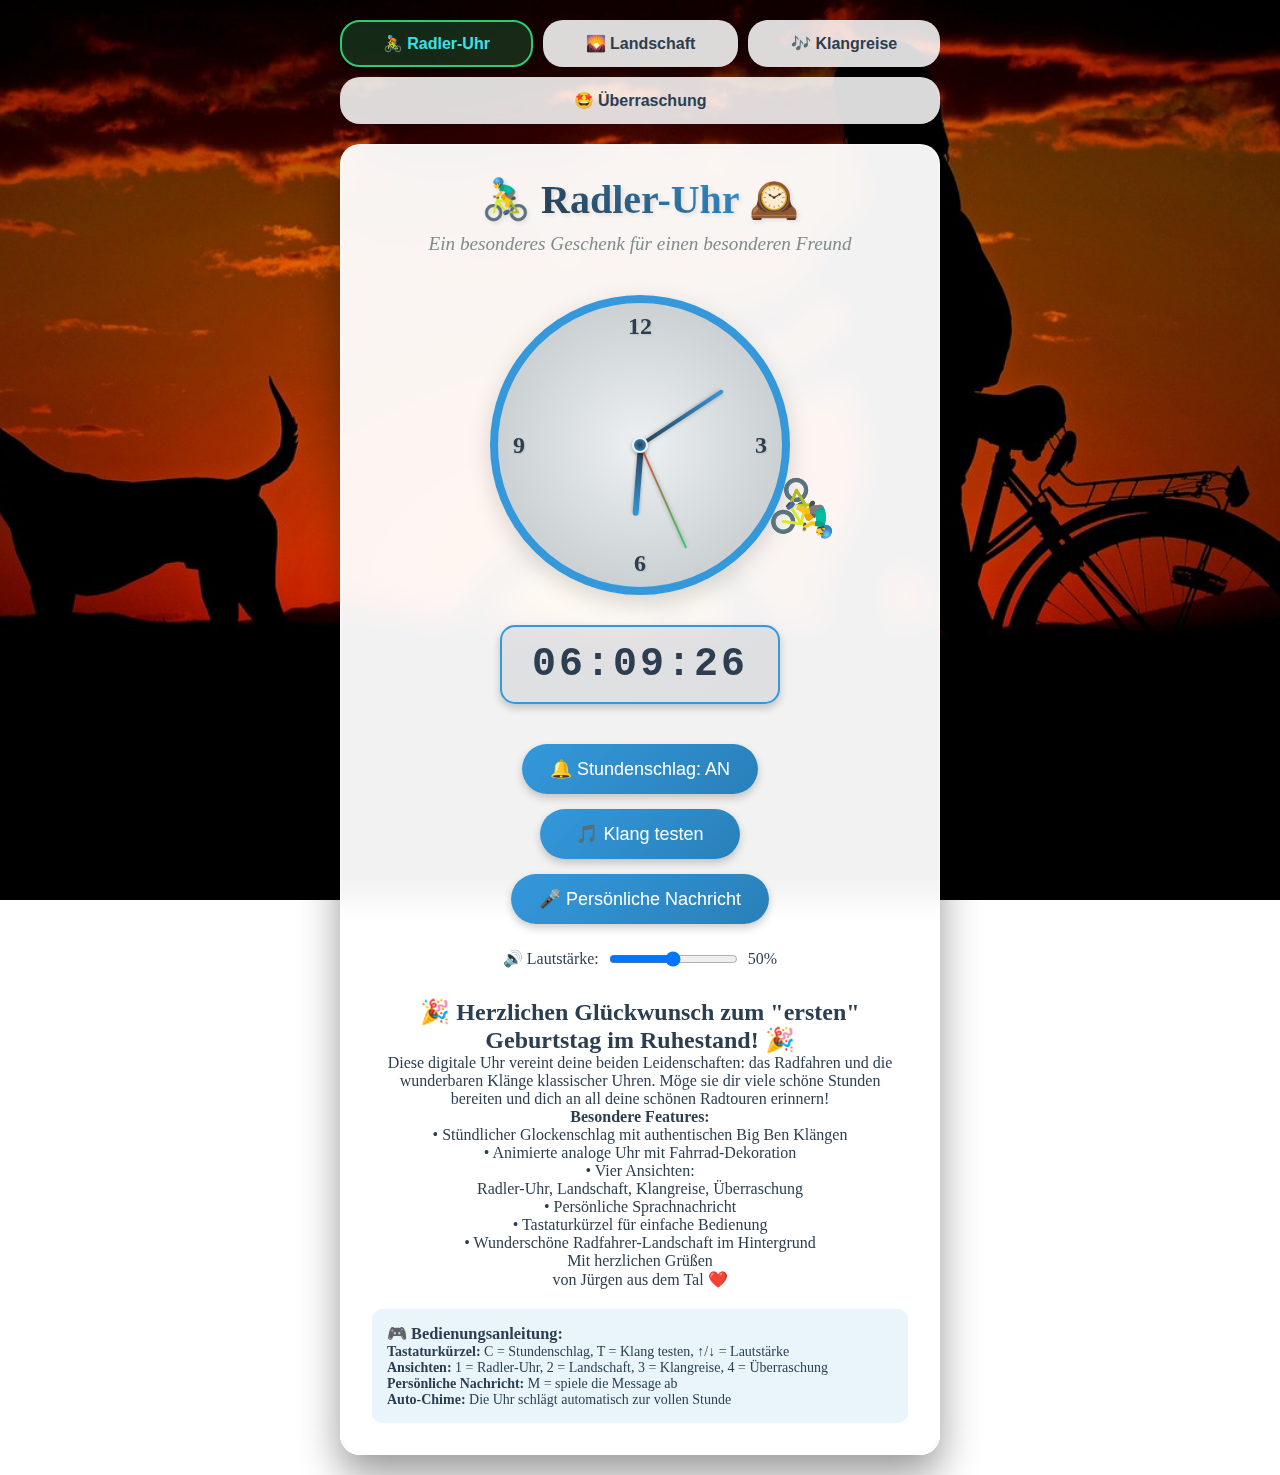
<file: index - Kopie.html>
<!DOCTYPE html>
<html lang="de">
<head>
    <meta charset="UTF-8">
    <meta name="viewport" content="width=device-width, initial-scale=1.0">
    <title>Digitale Radler-Uhr - Geburtstagsgeschenk</title>
    <link rel="stylesheet" href="style.css">
    <link rel="icon" href="data:image/svg+xml,<svg xmlns='http://www.w3.org/2000/svg' viewBox='0 0 100 100'><text y='.9em' font-size='90'>🚴‍♂️</text></svg>">
</head>
<body>

    <div class="view-selector">
        <button class="view-btn active" data-view="standard">🚴 Radler-Uhr</button>
        <button class="view-btn" data-view="landscape">🌄 Landschaft</button>
        <button class="view-btn" data-view="journey">🎶 Klangreise</button>
        <button class="view-btn" data-view="fun">🤩 Überraschung</button>
    </div>

    <div class="container view-container" id="main-container">
        <header>
            <h1>
                <span class="emoji">🚴‍♂️</span>
                <span class="gradient-text">Radler-Uhr</span>
                <span class="emoji">🕰️</span>
            </h1>
            <p>Ein besonderes Geschenk für einen besonderen Freund</p>
        </header>

        <div class="clock-container">
            <div class="clock">
                <div class="clock-face" id="clock-face">
                    <div class="number number-12">12</div>
                    <div class="number number-3">3</div>
                    <div class="number number-6">6</div>
                    <div class="number number-9">9</div>

                    <div class="hand hour-hand" id="hour-hand"></div>
                    <div class="hand minute-hand" id="minute-hand"></div>
                    <div class="hand second-hand" id="second-hand"></div>

                    <div class="center-dot"></div>
                    <div class="bike-decoration" id="bike-decoration">🚴‍♂️</div>
                </div>
            </div>
            <div class="digital-time" id="digital-time">00:00:00</div>
        </div>

        <div class="controls">
            <div class="tooltip">
                <button id="chime-toggle" class="control-btn">🔔 Stundenschlag: AN</button>
                <span class="tooltiptext">Tastenkürzel: C</span>
            </div>
            <div class="tooltip">
                <button id="test-chime" class="control-btn">🎵 Klang testen</button>
                <span class="tooltiptext">Tastenkürzel: T</span>
            </div>
            <button id="play-message" class="control-btn audio-message-btn">🎤 Persönliche Nachricht</button>
            <div class="volume-control">
                <label for="volume">🔊 Lautstärke:</label>
                <input type="range" id="volume" min="0" max="100" value="50">
                <span id="volume-display">50%</span>
            </div>
        </div>

        <div class="message">
            <h2>🎉 Herzlichen Glückwunsch zum "ersten" Geburtstag im Ruhestand! 🎉</h2>
            <p>
                Diese digitale Uhr vereint deine beiden Leidenschaften:
                das Radfahren und die wunderbaren Klänge klassischer Uhren.
                Möge sie dir viele schöne Stunden bereiten und dich an
                all deine schönen Radtouren erinnern!
            </p>
            <p>
                <strong>Besondere Features:</strong><br>
                • Stündlicher Glockenschlag mit authentischen Big Ben Klängen<br>
                • Animierte analoge Uhr mit Fahrrad-Dekoration<br>
                • Vier Ansichten: <br>Radler-Uhr, Landschaft, Klangreise, Überraschung<br>
                • Persönliche Sprachnachricht<br>
                • Tastaturkürzel für einfache Bedienung<br>
                • Wunderschöne Radfahrer-Landschaft im Hintergrund
            </p>
            <p class="signature">
                Mit herzlichen Grüßen<br>
                von Jürgen aus dem Tal ❤️
            </p>
        </div>
         <div class="instructions" style="margin-top:20px; padding:15px; background:rgba(52,152,219,0.1); border-radius:10px; font-size:14px;">
            <h3>🎮 Bedienungsanleitung:</h3>
            <p>
                <strong>Tastaturkürzel:</strong> C = Stundenschlag, T = Klang testen, ↑/↓ = Lautstärke<br>
                <strong>Ansichten:</strong> 1 = Radler-Uhr, 2 = Landschaft, 3 = Klangreise, 4 = Überraschung<br>
                <strong>Persönliche Nachricht:</strong> M = spiele die Message ab<br>
                <strong>Auto-Chime:</strong> Die Uhr schlägt automatisch zur vollen Stunde
            </p>
        </div>
    </div>

    <div class="view-container" id="landscape-container" style="display:none;">
        <div id="landscape-slideshow"></div>
    </div>

    <div id="journey-container" class="journey-overlay" style="display:none;">
        <button id="close-journey" class="close-btn">&times;</button>
        <iframe id="journey-frame" src="" width="100%" height="100%" allow="autoplay"></iframe>
    </div>

    <audio id="chime-sound" preload="auto" src="assets/audio/big-ben.mp3"></audio>
    <audio id="birthday-message" preload="auto" src="assets/audio/birthday-message.wav"></audio>
    <audio id="midnight-sound" preload="auto" src="assets/audio/midnight-gong.mp3"></audio>

    <script src="script.js"></script>
</body>
</html>
</file>
<file: style.css>
/* Erweiterte Styles für die digitale Radler-Uhr */
* {
    margin: 0;
    padding: 0;
    box-sizing: border-box;
}
:root {
    --primary-color: #2c3e50;
    --secondary-color: #3498db;
    --accent-color: #2ecc71;
}

body {
    font-family: 'Georgia', serif;
    color: var(--primary-color);
    min-height: 100vh;
    display: flex;
    flex-direction: column;
    justify-content: flex-start;
    align-items: center;
    padding: 20px;
    background-size: cover;
    background-position: center;
    background-attachment: fixed;
    transition: background-image 2s ease-in-out;
}

/* --- DYNAMISCHE TAGESZEIT-THEMES --- */
body.theme-day { background-image: linear-gradient(rgba(44, 62, 80, 0.7), rgba(52, 152, 219, 0.7)), url('assets/img/bg-day.jpg'); }
body.theme-morning { background-image: linear-gradient(rgba(236, 159, 5, 0.6), rgba(255, 239, 186, 0.6)), url('assets/img/bg-morning.jpg'); }
body.theme-evening { background-image: linear-gradient(rgba(142, 68, 173, 0.7), rgba(231, 143, 114, 0.7)), url('assets/img/bg-evening.jpg'); }
body.theme-night { background-image: linear-gradient(rgba(22, 26, 48, 0.8), rgba(49, 48, 77, 0.8)), url('assets/img/bg-night.jpg'); }

/* --- DYNAMISCHE TAGESZEIT-THEMES (OHNE ABDUNKLUNG) --- */
body.theme-day { background-image: url('assets/img/bg-day.jpg'); }
body.theme-morning { background-image: url('assets/img/bg-morning.jpg'); }
body.theme-evening { background-image: url('assets/img/bg-evening.jpg'); }
body.theme-night { background-image: url('assets/img/bg-night.jpg'); }

.container {
    background: rgba(255, 255, 255, 0.95);
    border-radius: 20px;
    padding: 30px;
    box-shadow: 0 20px 40px rgba(0, 0, 0, 0.4);
    backdrop-filter: blur(15px);
    max-width: 600px;
    width: 100%;
    text-align: center;
    border: 2px solid rgba(255, 255, 255, 0.3);
}

header h1 {
    font-size: 2.5em;
    margin-bottom: 10px;
    color: var(--primary-color);
    text-shadow: 2px 2px 4px rgba(0, 0, 0, 0.1);
}
.gradient-text {
    background: linear-gradient(45deg, var(--primary-color), var(--secondary-color));
    -webkit-background-clip: text;
    -webkit-text-fill-color: transparent;
    background-clip: text;
}
header p {
    font-size: 1.2em;
    color: #7f8c8d;
    margin-bottom: 30px;
    font-style: italic;
}

.clock-container {
    margin: 40px 0;
}
.clock {
    width: 300px;
    height: 300px;
    margin: 0 auto 30px;
    position: relative;
}
.clock-face {
    width: 100%;
    height: 100%;
    border: 8px solid var(--secondary-color);
    border-radius: 50%;
    background: radial-gradient(circle, #ecf0f1, #bdc3c7);
    position: relative;
    box-shadow: 0 8px 24px rgba(0,0,0,0.15);
}
.number {
    position: absolute;
    font-size: 24px;
    font-weight: bold;
    color: var(--primary-color);
    text-shadow: 1px 1px 2px rgba(0, 0, 0, 0.1);
}
.number-12 { top: 10px; left: 50%; transform: translateX(-50%);}
.number-3 { right: 15px; top: 50%; transform: translateY(-50%);}
.number-6 { bottom: 10px; left: 50%; transform: translateX(-50%);}
.number-9 { left: 15px; top: 50%; transform: translateY(-50%);}

.hand {
    position: absolute;
    background: var(--primary-color);
    transform-origin: bottom center;
    border-radius: 3px;
    box-shadow: 0 2px 4px rgba(0, 0, 0, 0.3);
    z-index: 3;
    transition: transform 0.5s cubic-bezier(.4,2,.6,1);
}
.hour-hand { 
    width: 6px; 
    height: 25%; 
    left: 50%; 
    bottom: 50%; 
    margin-left: -2px; 
    background: linear-gradient(to top, var(--primary-color), var(--secondary-color)); 
}
.minute-hand { 
    width: 4px; 
    height: 35%; 
    left: 50%; 
    bottom: 50%; 
    margin-left: -2px; 
    background: linear-gradient(to top, var(--primary-color), var(--secondary-color)); 
}
.second-hand { 
    width: 2px; 
    height: 40%; 
    left: 50%; 
    bottom: 50%; 
    margin-left: -1px; 
    background: linear-gradient(to top, #e74c3c, var(--accent-color)); 
    z-index: 4; 
}
.center-dot { 
    position: absolute; 
    width: 16px; 
    height: 16px; 
    background: radial-gradient(circle, var(--primary-color), var(--secondary-color)); 
    border-radius: 50%; 
    top: 50%; 
    left: 50%; 
    transform: translate(-50%, -50%); 
    z-index: 5; 
    box-shadow: 0 2px 4px rgba(0, 0, 0, 0.3); 
    border: 2px solid #ecf0f1; 
}
.bike-decoration { position: absolute; left: 50%; top: 50%; font-size: 3.5em; z-index: 10; pointer-events: none; }

.digital-time {
    font-size: 2.5em;
    font-weight: bold;
    color: var(--primary-color);
    background: linear-gradient(135deg, rgba(52, 73, 94, 0.1), rgba(44, 62, 80, 0.1));
    padding: 15px 30px;
    border-radius: 15px;
    display: inline-block;
    font-family: 'Courier New', monospace;
    letter-spacing: 3px;
    box-shadow: 0 4px 8px rgba(0, 0, 0, 0.2);
    border: 2px solid var(--secondary-color);
}

.controls { margin: 30px 0; display: flex; flex-direction: column; gap: 15px; align-items: center; }
.control-btn { background: linear-gradient(135deg, var(--secondary-color), #2980b9); color: white; border: none; padding: 14px 28px; border-radius: 25px; font-size: 18px; cursor: pointer; transition: all 0.3s ease; box-shadow: 0 4px 8px rgba(0, 0, 0, 0.2); min-width: 200px; }
.control-btn:hover { transform: translateY(-2px); box-shadow: 0 6px 12px rgba(0, 0, 0, 0.3); }
.control-btn:active { transform: translateY(0); }
.control-btn.disabled { background: linear-gradient(135deg, #95a5a6, #7f8c8d); cursor: not-allowed; }
.volume-control { display: flex; align-items: center; gap: 10px; margin-top: 10px; }
.instructions { margin-top: 20px; padding: 15px; background: rgba(52, 152, 219, 0.1); border-radius: 10px; font-size: 14px; text-align: left; }

.view-selector { display: flex; flex-wrap: wrap; gap: 10px; justify-content: center; margin-bottom: 20px; width: 100%; max-width: 600px; }
.view-btn { flex-grow: 1; border: 2px solid transparent; background: rgba(255,255,255,0.85); color: var(--primary-color); padding: 12px 20px; border-radius: 20px; font-size: 16px; cursor: pointer; transition: all 0.2s; font-weight: bold; }
.view-btn:hover { background: var(--secondary-color); color: #fff; }
.view-btn.active {
    border-color: var(--accent-color);
    background: rgba(46, 204, 113, 0.2);
    color: #3ce1e7; /* Helles, kräftiges Rot für bessere Lesbarkeit */
}

#landscape-container { width: 85vw; height: 75vh; max-width: 1200px; position: relative; }
#landscape-slideshow {
    width: 100%;
    height: 100%;
    /* box-shadow: 0 10px 30px rgba(0,0,0,0.3); Entfernt */
    /* Hintergrund-Eigenschaften angepasst */
    background-size: contain; /* <-- Geändert von 'cover' zu 'contain' */
    background-repeat: no-repeat; /* <-- Hinzugefügt */
    background-position: center; /* <-- Hinzugefügt */
    transition: background-image 2s ease-in-out;
    position: relative;
    overflow: hidden;
}

#landscape-cyclist {
    position: absolute;
    font-size: 3em;
    text-shadow: 2px 2px 4px rgba(0,0,0,0.5);
    opacity: 0; /* Wird per JS gesteuert */
    will-change: transform; /* Performance-Optimierung */
}

.journey-overlay { 
    position: fixed; 
    top: 0; 
    left: 0; 
    width: 100vw; 
    height: 100vh; 
    background: #2c3e50; 
    z-index: 5000; 
    padding: 20px; 
}

.close-btn {
    position: absolute;
    top: 20px;
    right: 20px;
    background: var(--secondary-color);
    color: white;
    border: none;
    /* Angepasst für Text */
    border-radius: 25px;
    padding: 8px 16px;
    font-size: 18px;
    font-weight: bold;
    line-height: 1.2;
    cursor: pointer;
    z-index: 5001;
    display: flex;
    align-items: center;
    gap: 8px;
}

#journey-frame { border: none; border-radius: 15px; background: #fff; }

.tooltip { position: relative; display: inline-block; }
.tooltip .tooltiptext { visibility: hidden; width: 140px; background-color: #555; color: #fff; text-align: center; border-radius: 6px; padding: 5px 0; position: absolute; z-index: 10; bottom: 125%; left: 50%; margin-left: -70px; opacity: 0; transition: opacity 0.3s; font-size: 13px; }
.tooltip:hover .tooltiptext { visibility: visible; opacity: 1; }

@media (max-width: 768px) {
    .clock { width: 200px; height: 200px;}
    .digital-time { font-size: 1.5em; padding: 10px 15px;}
    .container { padding: 10px;}
    .view-selector { grid-template-columns: 1fr 1fr; display: grid; }
}

@keyframes chimeGlow { from { box-shadow: 0 0 0 0 var(--accent-color);} to { box-shadow: 0 0 40px 10px var(--accent-color);} }
.clock-face.chiming { animation: chimeGlow 2s ease; }

@keyframes fadeInOut { 0% { opacity: 0; transform: translate(-50%, -60%); } 10% { opacity: 1; transform: translate(-50%, -50%); } 90% { opacity: 1; transform: translate(-50%, -50%); } 100% { opacity: 0; transform: translate(-50%, -40%); } }
</file>
